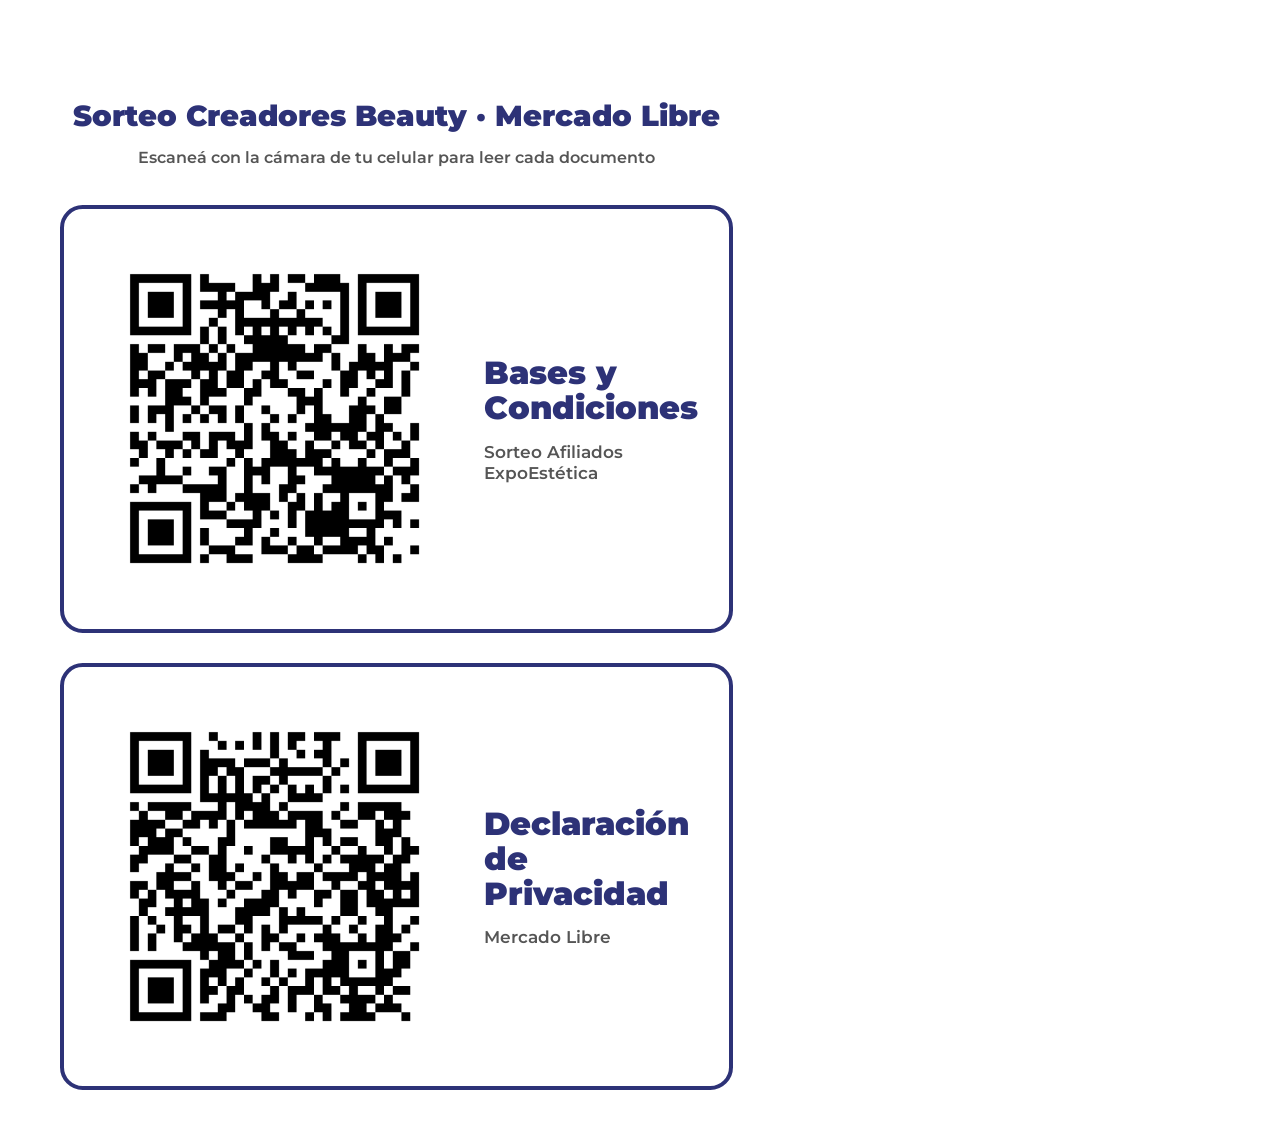
<file: imprimir/hoja-qr.html>
<!doctype html>
<html lang="es"><head><meta charset="utf-8"><title>QR Bases y Privacidad</title>
<style>
@font-face { font-family: M; src: url(../fonts/Montserrat.ttf); font-weight: 100 900; }
@page { size: A4; margin: 0; }
* { box-sizing: border-box; margin: 0; -webkit-print-color-adjust: exact; print-color-adjust: exact; }
html, body { height: 297mm; overflow: hidden; }
body { font-family: M, Arial, sans-serif; color: #2D3277; }
.page { width: 210mm; height: 296mm; padding: 16mm 16mm; display: flex; flex-direction: column; gap: 10mm; }
h1 { font-size: 22pt; font-weight: 900; text-align: center; }
p.sub { text-align: center; font-size: 12pt; font-weight: 600; color: #555; margin-top: -6mm; }
.grid { flex: 1; display: grid; grid-template-rows: 1fr 1fr; gap: 8mm; }
.card { border: 1.2mm solid #2D3277; border-radius: 6mm; display: flex; align-items: center; gap: 8mm; padding: 8mm; }
.card img { width: 95mm; height: 95mm; }
.card h2 { font-size: 24pt; font-weight: 900; line-height: 1.1; }
.card .how { font-size: 13pt; font-weight: 600; color: #555; margin-top: 4mm; }
.card .url { font-size: 8.5pt; color: #777; margin-top: 6mm; word-break: break-all; }
.bar { height: 5mm; background: #FFE600; border-radius: 3mm; }
</style></head><body><div class="page">
<div class="bar"></div>
<h1>Sorteo Creadores Beauty · Mercado Libre</h1>
<p class="sub">Escaneá con la cámara de tu celular para leer cada documento</p>
<div class="grid">
  <div class="card"><img src="qr-bases.png" alt=""><div><h2>Bases y<br>Condiciones</h2><div class="how">Sorteo Afiliados ExpoEstética</div></div></div>
  <div class="card"><img src="qr-privacidad.png" alt=""><div><h2>Declaración de<br>Privacidad</h2><div class="how">Mercado Libre</div></div></div>
</div>
<div class="bar"></div>
</div></body></html>
</file>
